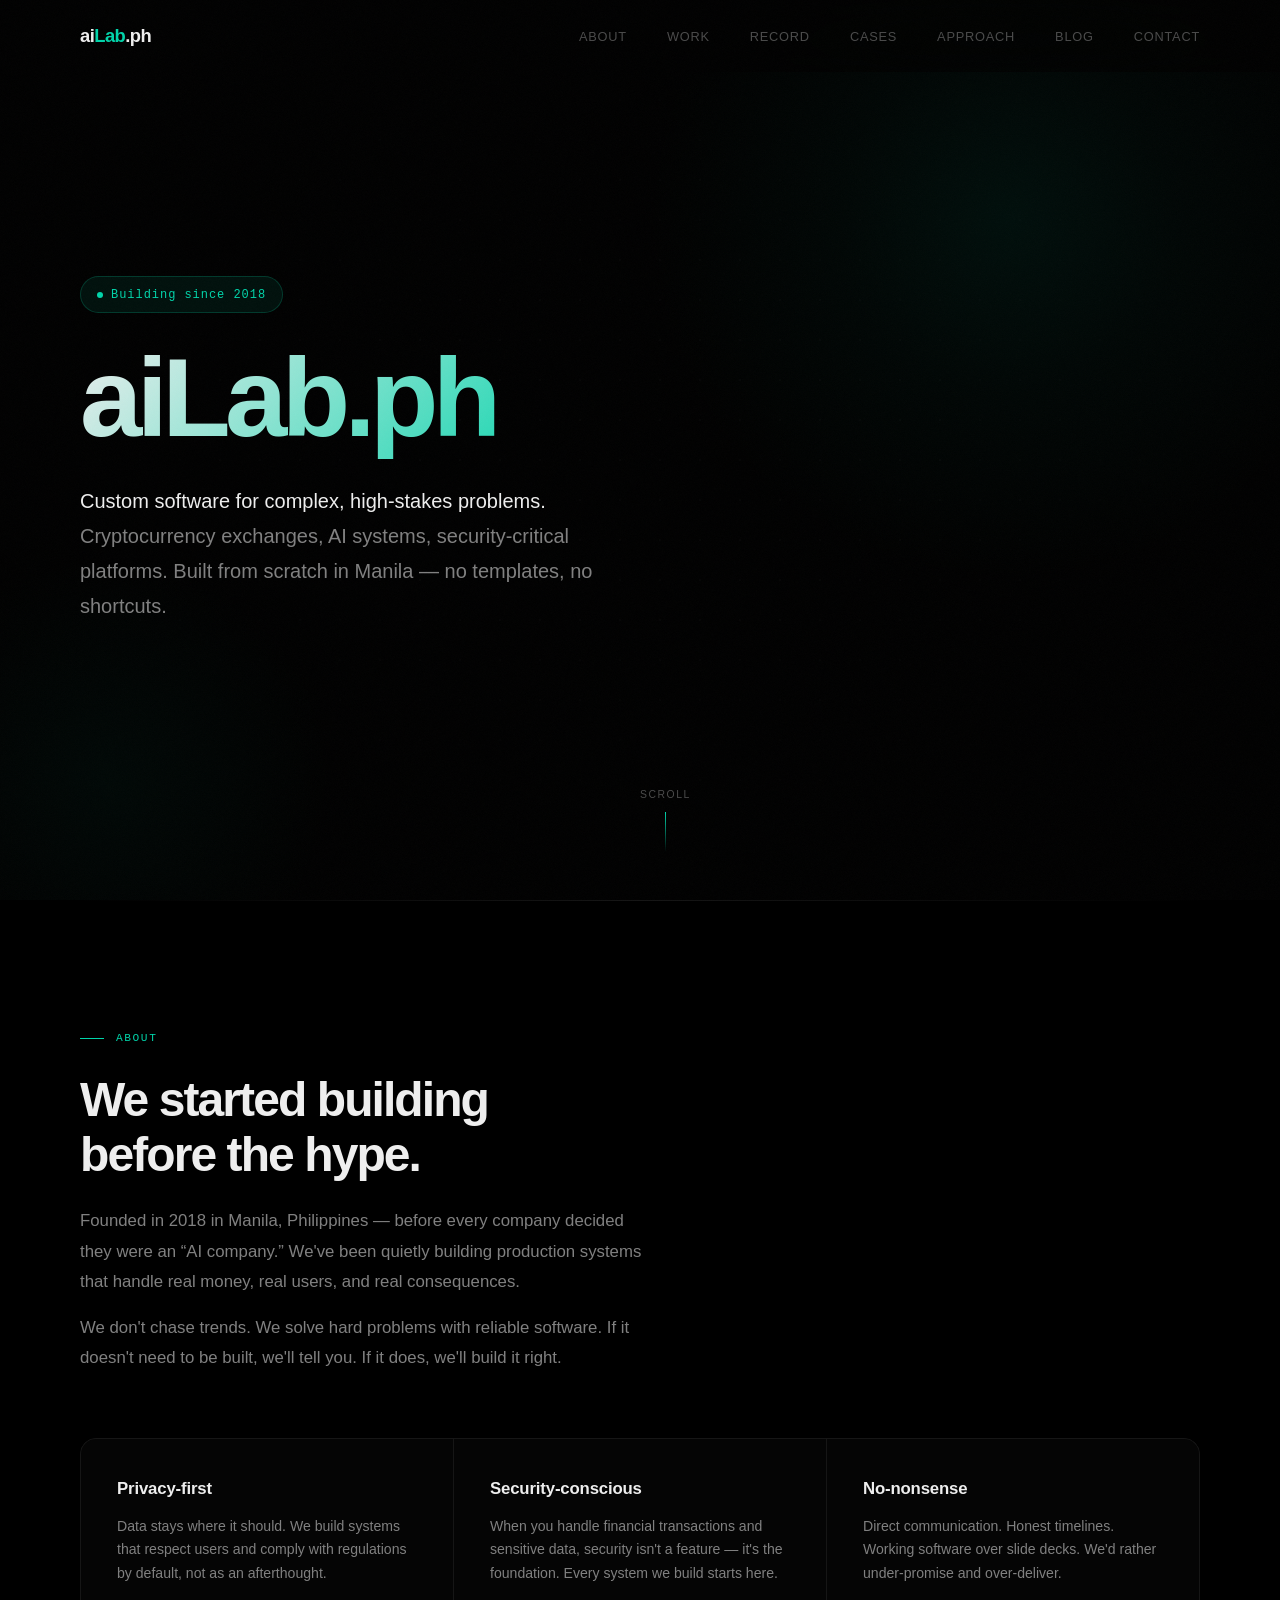
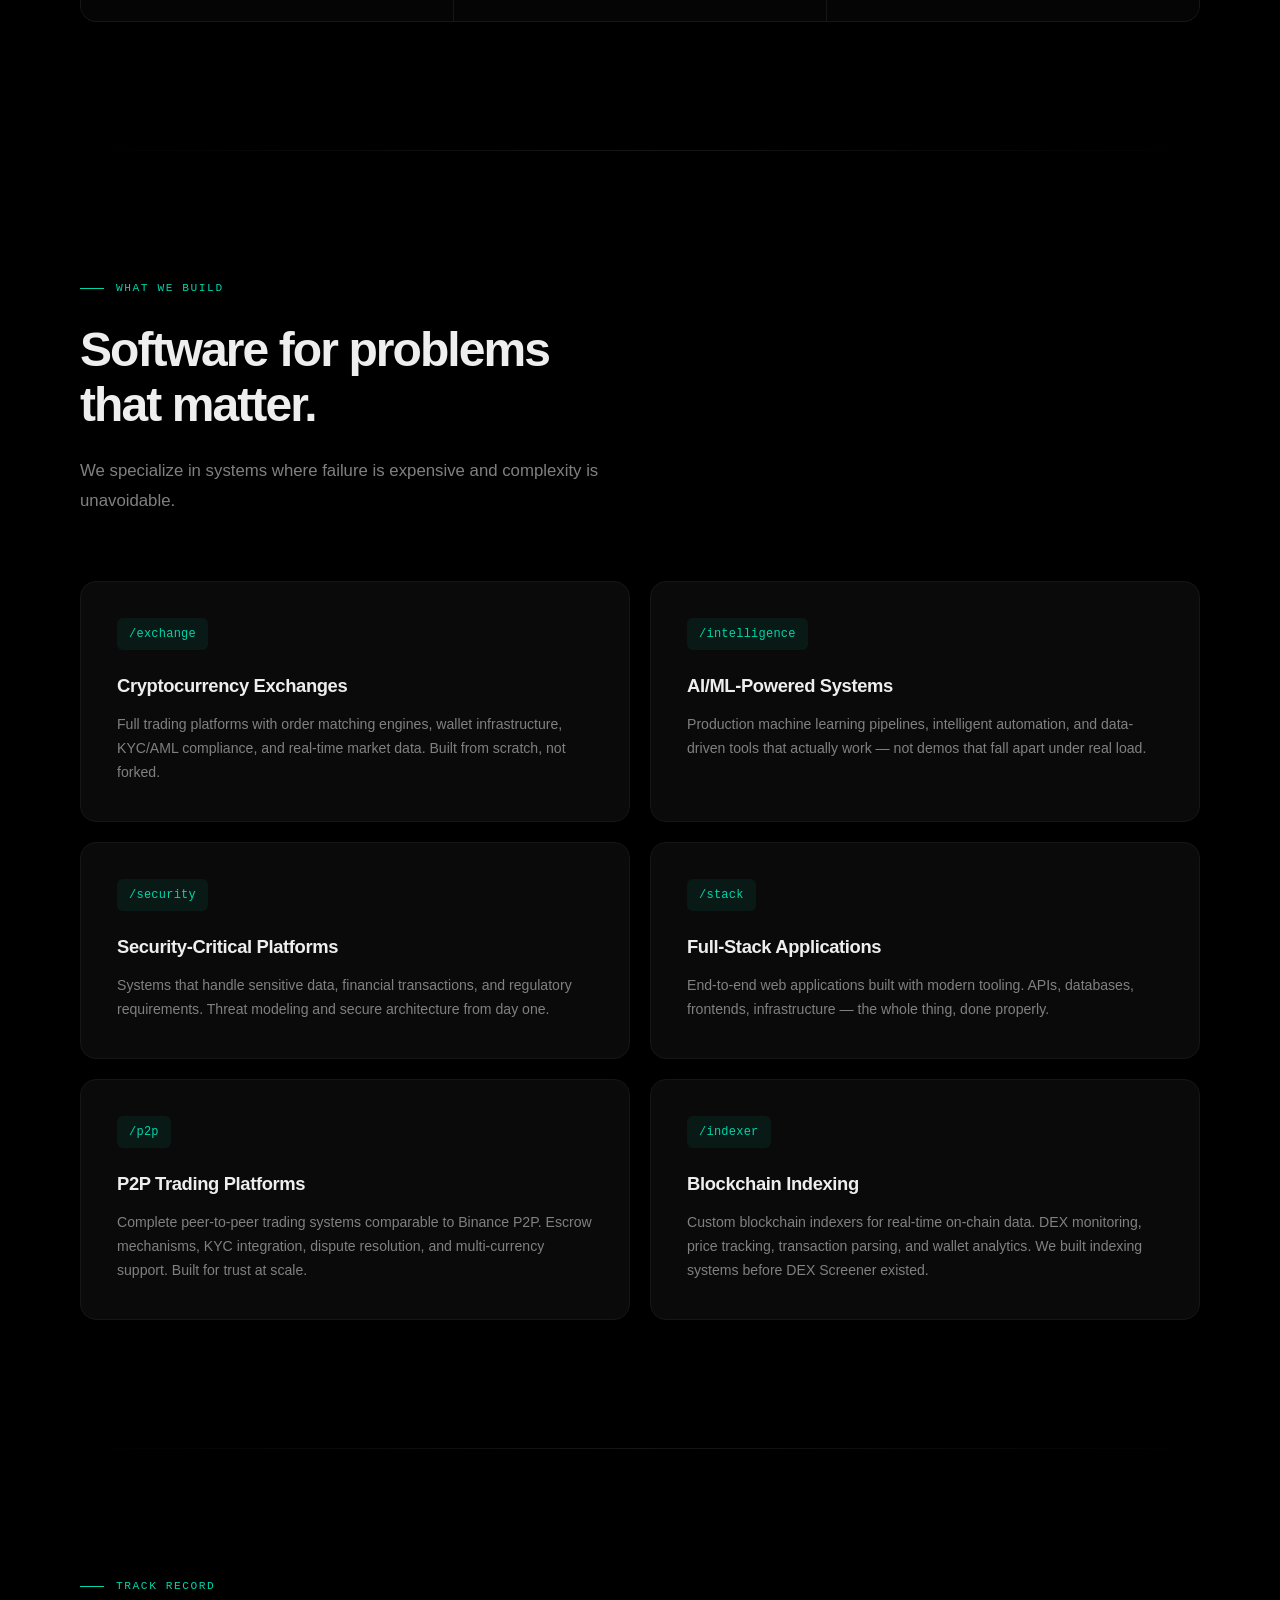
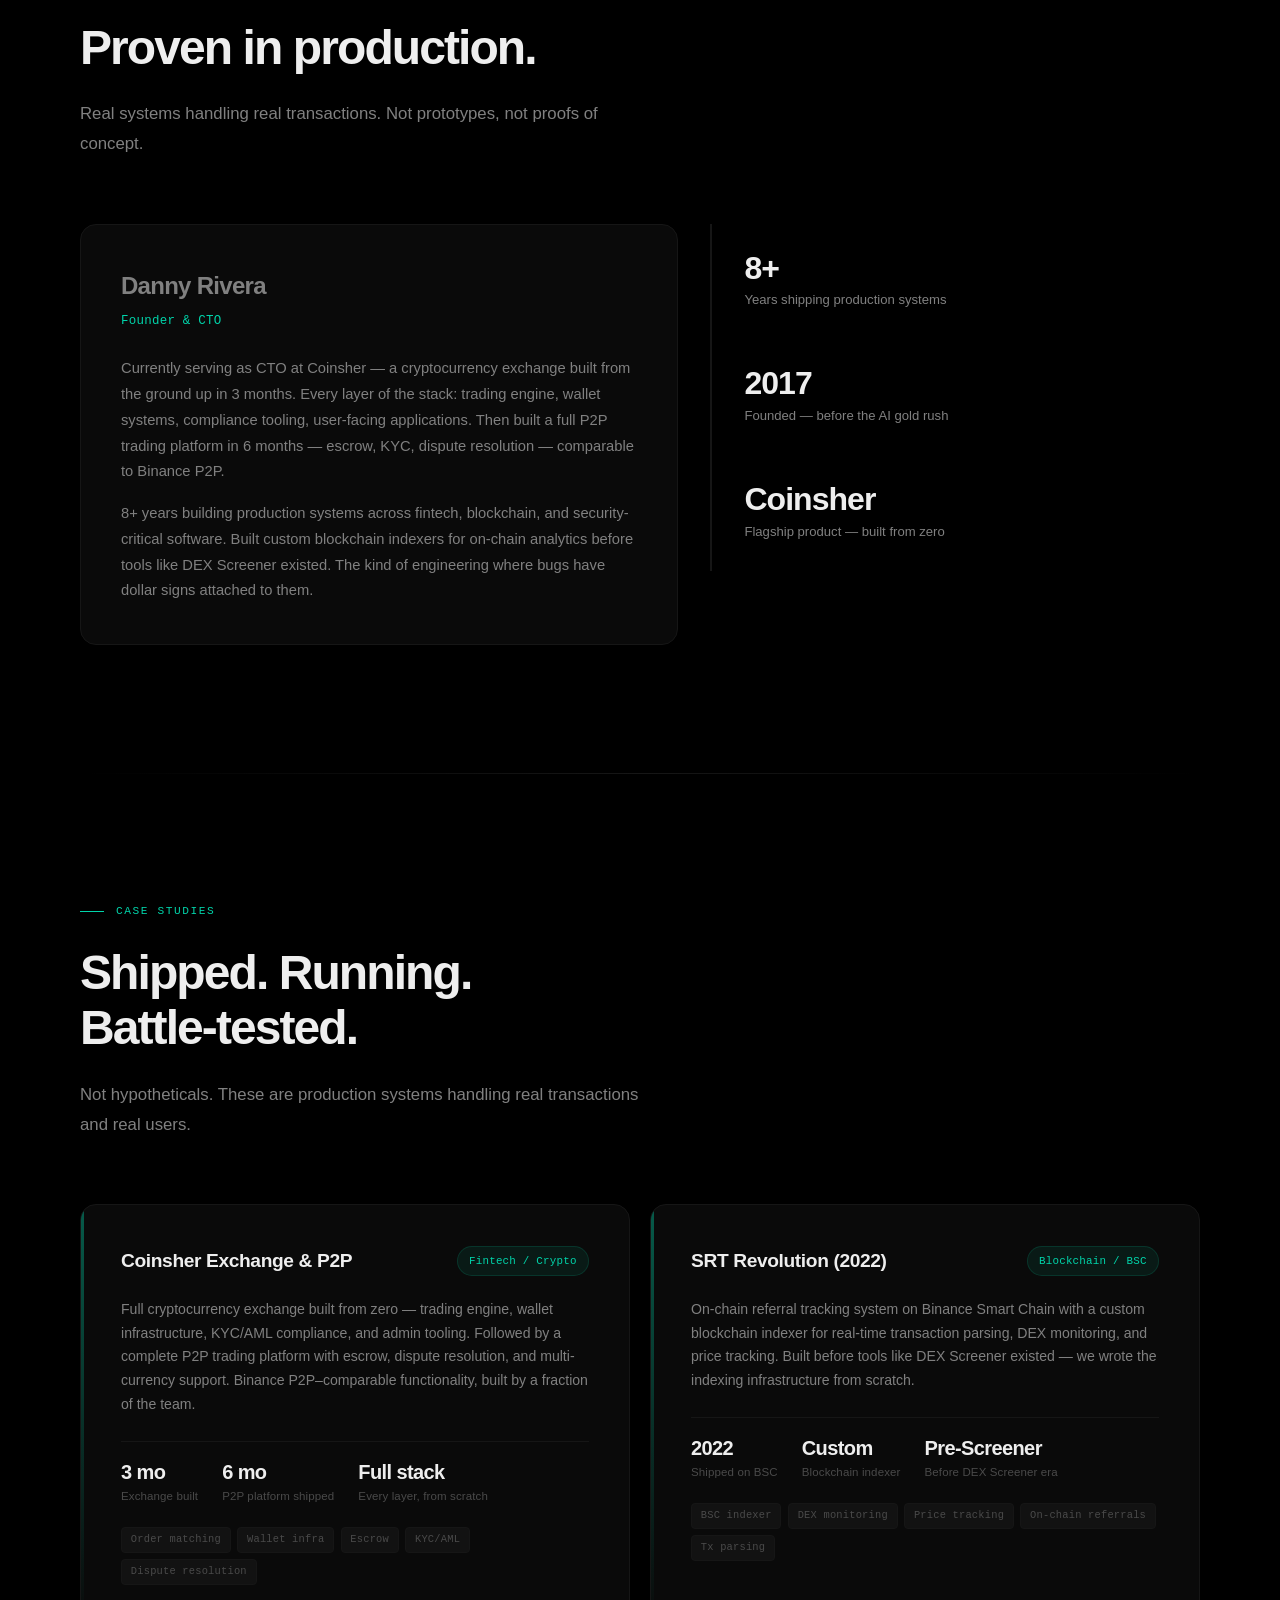
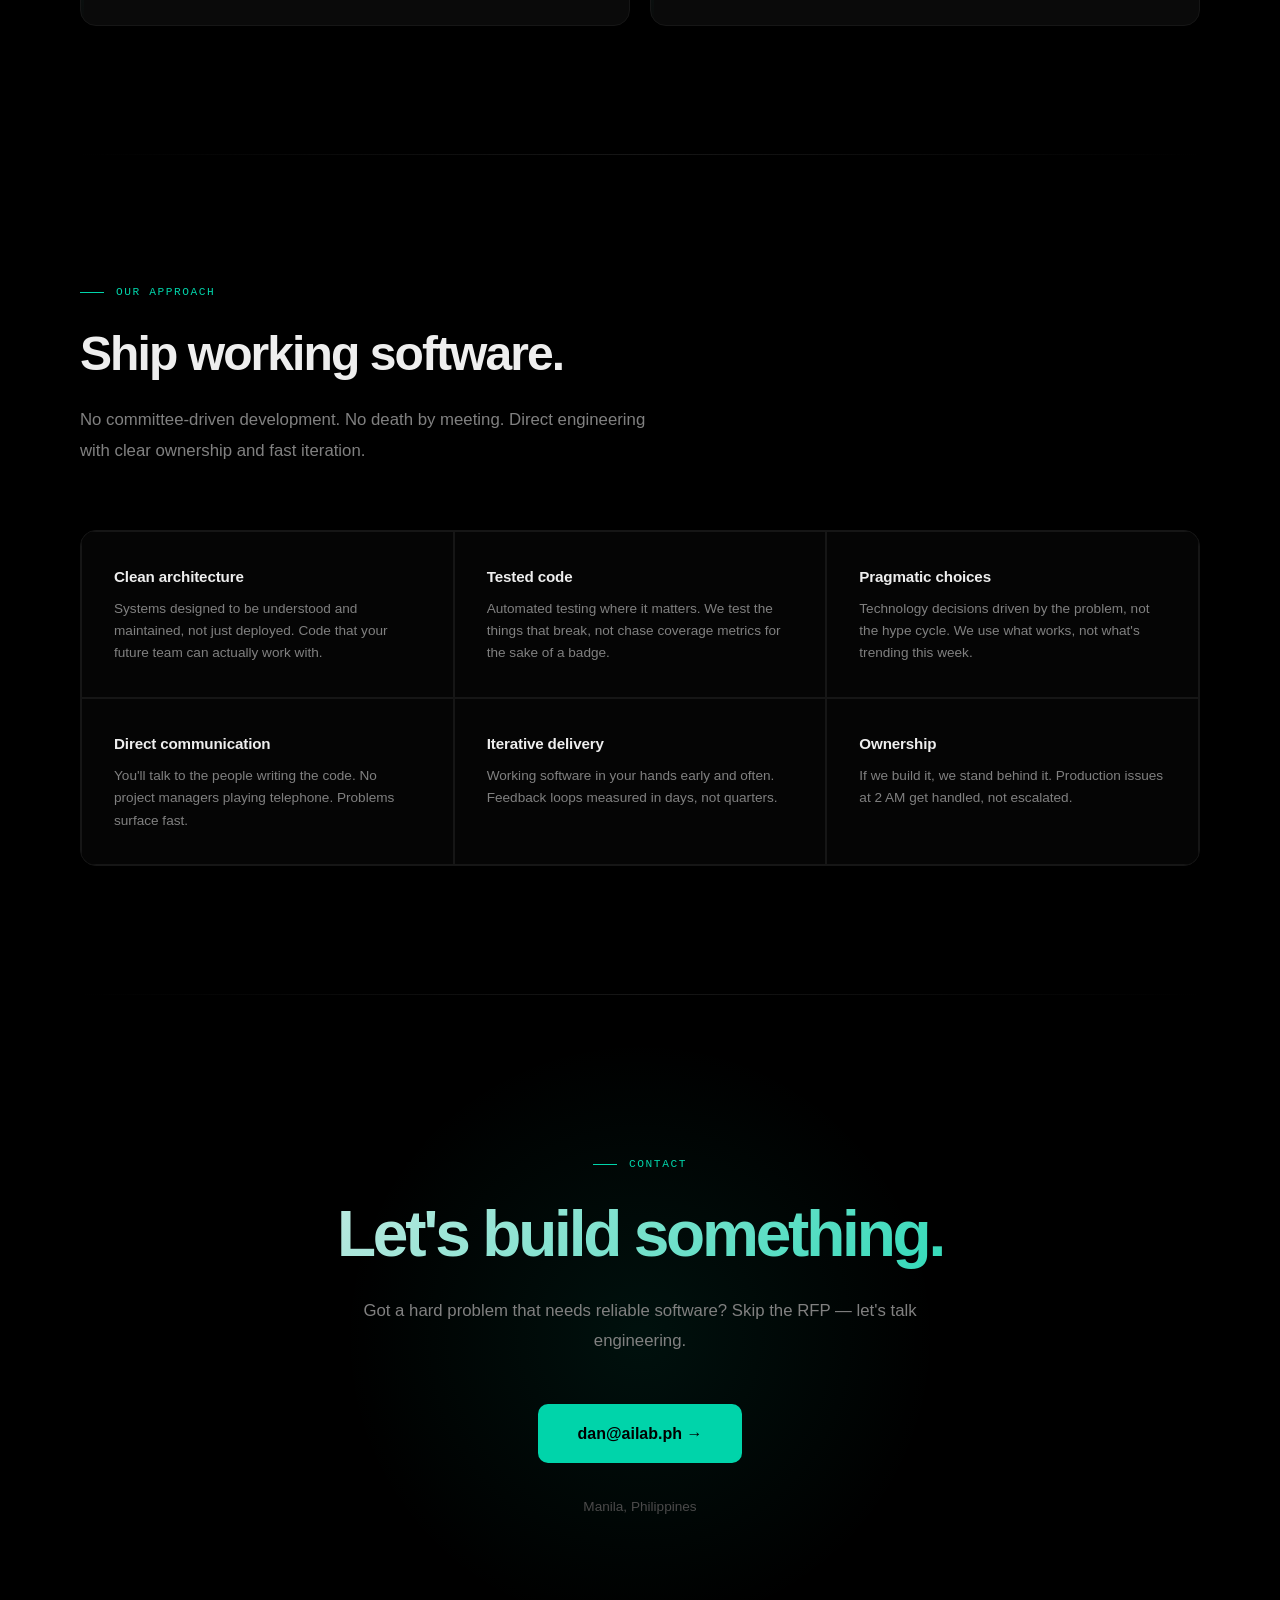
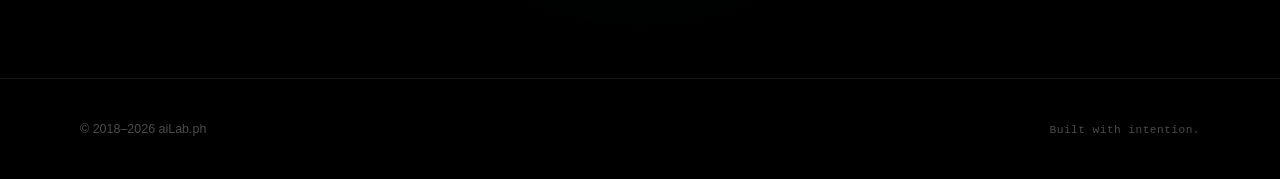
<file: index.html>
<!DOCTYPE html>
<html lang="en">
<head>
    <meta charset="UTF-8">
    <meta name="viewport" content="width=device-width, initial-scale=1.0">
    <title>aiLab.ph — Building serious software since 2018</title>
    <meta name="description" content="aiLab.ph builds custom software for complex, high-stakes problems. Founded 2018 in Manila, Philippines. Privacy-first, security-conscious, no-nonsense engineering.">
    <meta name="theme-color" content="#000000">
    <meta property="og:title" content="aiLab.ph — Building serious software since 2018">
    <meta property="og:description" content="Custom software for complex, high-stakes problems. Privacy-first, security-conscious, no-nonsense engineering.">
    <meta property="og:type" content="website">
    <meta property="og:url" content="https://ailab.ph">
    <link rel="canonical" href="https://ailab.ph">
    <link rel="icon" href="data:image/svg+xml,<svg xmlns='http://www.w3.org/2000/svg' viewBox='0 0 32 32'><rect width='32' height='32' rx='6' fill='%23000'/><text x='16' y='22' font-size='18' font-weight='700' fill='%2300d4aa' text-anchor='middle' font-family='sans-serif'>a</text></svg>">
    <link rel="preconnect" href="https://api.fontshare.com" crossorigin>
    <link href="https://api.fontshare.com/v2/css?f[]=satoshi@300,400,500,700,900&display=swap" rel="stylesheet">
    <style>
        /* ══════════════════════════════════════════
           aiLab.ph — Dark OLED Luxury
           Aesthetic: Cinematic, premium, technical
           Font: Satoshi (fontshare.com)
           ══════════════════════════════════════════ */

        *, *::before, *::after {
            margin: 0;
            padding: 0;
            box-sizing: border-box;
        }

        :root {
            --black: #000000;
            --bg: #050505;
            --bg-card: #0a0a0a;
            --bg-card-hover: #0f0f0f;
            --border: #161616;
            --border-hover: #222222;
            --text: #eeeeee;
            --text-secondary: #808080;
            --text-dim: #4a4a4a;
            --accent: #00d4aa;
            --accent-soft: rgba(0, 212, 170, 0.08);
            --accent-glow: rgba(0, 212, 170, 0.15);
            --accent-bright: #33f0c8;
            --font: 'Satoshi', -apple-system, BlinkMacSystemFont, 'Segoe UI', sans-serif;
            --font-mono: 'SF Mono', 'Fira Code', 'JetBrains Mono', Menlo, Consolas, monospace;
            --max-w: 1120px;
            --ease-out: cubic-bezier(0.16, 1, 0.3, 1);
            --ease-spring: cubic-bezier(0.34, 1.56, 0.64, 1);
        }

        html {
            scroll-behavior: smooth;
            -webkit-text-size-adjust: 100%;
        }

        body {
            font-family: var(--font);
            background: var(--black);
            color: var(--text);
            line-height: 1.7;
            font-size: 16px;
            font-weight: 400;
            overflow-x: hidden;
            -webkit-font-smoothing: antialiased;
            -moz-osx-font-smoothing: grayscale;
        }

        /* ── Film grain overlay ── */
        body::after {
            content: '';
            position: fixed;
            inset: 0;
            pointer-events: none;
            z-index: 9999;
            opacity: 0.025;
            background-image: url("data:image/svg+xml,%3Csvg viewBox='0 0 512 512' xmlns='http://www.w3.org/2000/svg'%3E%3Cfilter id='n'%3E%3CfeTurbulence type='fractalNoise' baseFrequency='0.75' numOctaves='4' stitchTiles='stitch'/%3E%3C/filter%3E%3Crect width='100%25' height='100%25' filter='url(%23n)'/%3E%3C/svg%3E");
            background-size: 256px 256px;
        }

        /* ── Focus & accessibility ── */
        :focus { outline: none; }
        :focus-visible {
            outline: 2px solid var(--accent);
            outline-offset: 3px;
            border-radius: 4px;
        }

        .skip-link {
            position: absolute;
            top: -100%;
            left: 16px;
            z-index: 200;
            padding: 0.75rem 1.5rem;
            background: var(--accent);
            color: var(--black);
            font-weight: 700;
            font-size: 0.875rem;
            border-radius: 0 0 8px 8px;
            text-decoration: none;
        }
        .skip-link:focus { top: 0; }

        /* ── Reveal system ── */
        .reveal {
            opacity: 0;
            transform: translateY(32px);
            transition: opacity 0.8s var(--ease-out), transform 0.8s var(--ease-out);
        }
        .reveal.visible {
            opacity: 1;
            transform: translateY(0);
        }
        .reveal-stagger {
            opacity: 0;
            transform: translateY(24px);
            transition: opacity 0.7s var(--ease-out), transform 0.7s var(--ease-out);
        }
        .reveal-stagger.visible {
            opacity: 1;
            transform: translateY(0);
        }

        /* ══════════════════════════
           NAVIGATION
           ══════════════════════════ */
        nav {
            position: fixed;
            top: 0;
            left: 0;
            right: 0;
            z-index: 100;
            padding: 0 2rem;
            height: 72px;
            display: flex;
            align-items: center;
            background: rgba(0, 0, 0, 0.6);
            backdrop-filter: blur(20px) saturate(1.8);
            -webkit-backdrop-filter: blur(20px) saturate(1.8);
            border-bottom: 1px solid transparent;
            transition: background 0.4s ease, border-color 0.4s ease;
        }

        nav.scrolled {
            background: rgba(0, 0, 0, 0.9);
            border-bottom-color: var(--border);
        }

        .nav-inner {
            max-width: var(--max-w);
            margin: 0 auto;
            width: 100%;
            display: flex;
            justify-content: space-between;
            align-items: center;
        }

        .logo {
            font-size: 1.15rem;
            font-weight: 700;
            letter-spacing: -0.03em;
            color: var(--text);
            text-decoration: none;
            padding: 0.5rem 0;
            min-height: 44px;
            display: flex;
            align-items: center;
        }
        .logo:hover { opacity: 0.8; }
        .logo span { color: var(--accent); }

        .nav-links {
            display: flex;
            gap: 2.5rem;
            list-style: none;
        }

        .nav-links a {
            color: var(--text-dim);
            text-decoration: none;
            font-size: 0.8rem;
            font-weight: 500;
            letter-spacing: 0.06em;
            text-transform: uppercase;
            transition: color 0.3s ease;
            position: relative;
        }

        .nav-links a::after {
            content: '';
            position: absolute;
            bottom: -4px;
            left: 0;
            width: 0;
            height: 1px;
            background: var(--accent);
            transition: width 0.3s var(--ease-out);
        }

        .nav-links a:hover { color: var(--text); }
        .nav-links a:hover::after { width: 100%; }
        .nav-links a.active { color: var(--accent); }
        .nav-links a.active::after { width: 100%; }

        /* ══════════════════════════
           HERO — Cinematic entrance
           ══════════════════════════ */
        .hero {
            min-height: 100vh;
            display: flex;
            align-items: center;
            position: relative;
            overflow: hidden;
            padding: 0 2rem;
        }

        /* Animated mesh gradient */
        .hero::before {
            content: '';
            position: absolute;
            top: -20%;
            right: -10%;
            width: 800px;
            height: 800px;
            background: radial-gradient(
                ellipse at center,
                rgba(0, 212, 170, 0.07) 0%,
                rgba(0, 212, 170, 0.03) 30%,
                transparent 70%
            );
            animation: meshFloat 12s ease-in-out infinite alternate;
            pointer-events: none;
        }

        .hero::after {
            content: '';
            position: absolute;
            bottom: -20%;
            left: -15%;
            width: 600px;
            height: 600px;
            background: radial-gradient(
                ellipse at center,
                rgba(0, 212, 170, 0.04) 0%,
                transparent 60%
            );
            animation: meshFloat 10s ease-in-out 2s infinite alternate-reverse;
            pointer-events: none;
        }

        @keyframes meshFloat {
            0% { transform: translate(0, 0) scale(1); opacity: 0.6; }
            100% { transform: translate(30px, -20px) scale(1.1); opacity: 1; }
        }

        /* Dot grid */
        .hero-grid {
            position: absolute;
            inset: 0;
            background-image: radial-gradient(circle, rgba(255,255,255,0.02) 1px, transparent 1px);
            background-size: 40px 40px;
            mask-image: radial-gradient(ellipse 70% 60% at 50% 50%, black 30%, transparent 100%);
            -webkit-mask-image: radial-gradient(ellipse 70% 60% at 50% 50%, black 30%, transparent 100%);
            pointer-events: none;
        }

        .hero-content {
            position: relative;
            z-index: 1;
            max-width: var(--max-w);
            margin: 0 auto;
            width: 100%;
            padding: 6rem 0;
        }

        /* Hero entrance */
        .hero .badge,
        .hero h1,
        .hero .tagline {
            opacity: 0;
            transform: translateY(24px);
        }

        .hero.loaded .badge {
            animation: fadeUp 0.9s var(--ease-out) 0.1s forwards;
        }
        .hero.loaded h1 {
            animation: fadeUp 0.9s var(--ease-out) 0.3s forwards;
        }
        .hero.loaded .tagline {
            animation: fadeUp 0.9s var(--ease-out) 0.6s forwards;
        }

        @keyframes fadeUp {
            to { opacity: 1; transform: translateY(0); }
        }

        .hero .badge {
            display: inline-flex;
            align-items: center;
            gap: 0.5rem;
            font-family: var(--font-mono);
            font-size: 0.75rem;
            letter-spacing: 0.08em;
            color: var(--accent);
            padding: 0.45rem 1rem;
            border: 1px solid rgba(0, 212, 170, 0.2);
            border-radius: 100px;
            background: var(--accent-soft);
            margin-bottom: 2rem;
        }

        .badge-dot {
            width: 6px;
            height: 6px;
            border-radius: 50%;
            background: var(--accent);
            animation: pulse 2s ease-in-out infinite;
        }

        @keyframes pulse {
            0%, 100% { opacity: 1; }
            50% { opacity: 0.3; }
        }

        .hero h1 {
            font-size: clamp(3.5rem, 9vw, 7rem);
            font-weight: 900;
            letter-spacing: -0.05em;
            line-height: 0.95;
            margin-bottom: 2rem;
            max-width: 800px;
        }

        .hero h1 .text-gradient {
            background: linear-gradient(135deg, var(--text) 0%, var(--accent) 40%, var(--accent-bright) 60%, var(--text) 100%);
            background-size: 300% 300%;
            -webkit-background-clip: text;
            -webkit-text-fill-color: transparent;
            background-clip: text;
            animation: shimmer 8s ease-in-out infinite;
        }

        @keyframes shimmer {
            0%, 100% { background-position: 0% 50%; }
            50% { background-position: 100% 50%; }
        }

        .hero .tagline {
            font-size: clamp(1.05rem, 2vw, 1.25rem);
            font-weight: 400;
            color: var(--text-secondary);
            max-width: 520px;
            line-height: 1.75;
        }

        .hero .tagline strong {
            color: var(--text);
            font-weight: 500;
        }

        /* ── Scroll indicator ── */
        .scroll-hint {
            position: absolute;
            bottom: 3rem;
            left: 50%;
            transform: translateX(-50%);
            display: flex;
            flex-direction: column;
            align-items: center;
            gap: 0.5rem;
            opacity: 0;
            animation: fadeUp 1s var(--ease-out) 1.2s forwards;
        }

        .scroll-hint span {
            font-size: 0.65rem;
            font-weight: 500;
            letter-spacing: 0.15em;
            text-transform: uppercase;
            color: var(--text-dim);
        }

        .scroll-line {
            width: 1px;
            height: 40px;
            background: linear-gradient(to bottom, var(--accent), transparent);
            animation: scrollPulse 2s ease-in-out infinite;
        }

        @keyframes scrollPulse {
            0%, 100% { opacity: 0.3; transform: scaleY(0.6); transform-origin: top; }
            50% { opacity: 1; transform: scaleY(1); }
        }

        /* ══════════════════════════
           SECTIONS — Common
           ══════════════════════════ */
        section {
            padding: 8rem 2rem;
            position: relative;
        }

        .container {
            max-width: var(--max-w);
            margin: 0 auto;
        }

        .section-label {
            font-family: var(--font-mono);
            font-size: 0.7rem;
            font-weight: 500;
            color: var(--accent);
            text-transform: uppercase;
            letter-spacing: 0.14em;
            margin-bottom: 1.5rem;
            display: flex;
            align-items: center;
            gap: 0.75rem;
        }

        .section-label::before {
            content: '';
            width: 24px;
            height: 1px;
            background: var(--accent);
        }

        .section-heading {
            font-size: clamp(2rem, 4.5vw, 3rem);
            font-weight: 700;
            letter-spacing: -0.04em;
            line-height: 1.15;
            margin-bottom: 1.5rem;
        }

        .section-text {
            color: var(--text-secondary);
            max-width: 580px;
            font-size: 1.05rem;
            line-height: 1.8;
        }

        .section-text + .section-text {
            margin-top: 1rem;
        }

        /* ── Divider ── */
        .divider {
            max-width: var(--max-w);
            margin: 0 auto;
            height: 1px;
            background: linear-gradient(90deg, transparent, var(--border) 50%, transparent);
        }

        /* ══════════════════════════
           ABOUT
           ══════════════════════════ */
        .about .highlights {
            display: grid;
            grid-template-columns: repeat(3, 1fr);
            gap: 1px;
            margin-top: 4rem;
            background: var(--border);
            border: 1px solid var(--border);
            border-radius: 16px;
            overflow: hidden;
        }

        .highlight-card {
            padding: 2.25rem;
            background: var(--bg);
            position: relative;
            overflow: hidden;
            transition: background 0.4s ease;
        }

        .highlight-card::before {
            content: '';
            position: absolute;
            inset: 0;
            background: radial-gradient(
                600px circle at var(--mouse-x, 50%) var(--mouse-y, 50%),
                var(--accent-soft),
                transparent 50%
            );
            opacity: 0;
            transition: opacity 0.4s ease;
            pointer-events: none;
        }

        .highlight-card:hover { background: var(--bg-card); }
        .highlight-card:hover::before { opacity: 1; }

        .highlight-card h3 {
            font-size: 1.05rem;
            font-weight: 700;
            margin-bottom: 0.75rem;
            color: var(--text);
            letter-spacing: -0.01em;
        }

        .highlight-card p {
            font-size: 0.88rem;
            color: var(--text-secondary);
            line-height: 1.65;
        }

        /* ══════════════════════════
           WHAT WE BUILD
           ══════════════════════════ */
        .builds-grid {
            display: grid;
            grid-template-columns: repeat(2, 1fr);
            gap: 1.25rem;
            margin-top: 4rem;
        }

        .build-item {
            padding: 2.25rem;
            background: var(--bg-card);
            border: 1px solid var(--border);
            border-radius: 16px;
            position: relative;
            overflow: hidden;
            transition: border-color 0.4s ease, transform 0.4s var(--ease-out), box-shadow 0.4s ease;
        }

        .build-item::before {
            content: '';
            position: absolute;
            inset: 0;
            background: radial-gradient(
                500px circle at var(--mouse-x, 50%) var(--mouse-y, 50%),
                var(--accent-soft),
                transparent 45%
            );
            opacity: 0;
            transition: opacity 0.4s ease;
            pointer-events: none;
        }

        .build-item:hover {
            border-color: var(--border-hover);
            transform: translateY(-4px);
            box-shadow: 0 16px 48px rgba(0, 0, 0, 0.5), 0 0 0 1px var(--border-hover);
        }

        .build-item:hover::before { opacity: 1; }

        .build-icon {
            font-family: var(--font-mono);
            font-size: 0.75rem;
            font-weight: 500;
            color: var(--accent);
            padding: 0.35rem 0.75rem;
            background: var(--accent-soft);
            border-radius: 6px;
            display: inline-block;
            margin-bottom: 1.25rem;
            letter-spacing: 0.02em;
        }

        .build-item h3 {
            font-size: 1.15rem;
            font-weight: 700;
            margin-bottom: 0.75rem;
            letter-spacing: -0.02em;
        }

        .build-item p {
            font-size: 0.88rem;
            color: var(--text-secondary);
            line-height: 1.7;
        }

        /* ══════════════════════════
           TRACK RECORD
           ══════════════════════════ */
        .record-content {
            display: grid;
            grid-template-columns: 1.1fr 0.9fr;
            gap: 2rem;
            margin-top: 4rem;
            align-items: start;
        }

        .profile {
            padding: 2.5rem;
            background: var(--bg-card);
            border: 1px solid var(--border);
            border-radius: 16px;
            transition: border-color 0.3s ease;
        }

        .profile:hover { border-color: var(--border-hover); }

        .profile .name {
            font-size: 1.5rem;
            font-weight: 700;
            letter-spacing: -0.03em;
            margin-bottom: 0.25rem;
        }

        .profile .role {
            font-family: var(--font-mono);
            font-size: 0.78rem;
            font-weight: 500;
            color: var(--accent);
            letter-spacing: 0.02em;
            margin-bottom: 1.5rem;
        }

        .profile p {
            font-size: 0.92rem;
            color: var(--text-secondary);
            line-height: 1.75;
        }

        .stats {
            display: flex;
            flex-direction: column;
            gap: 0;
        }

        .stat-item {
            padding: 1.75rem 2rem;
            border-left: 2px solid var(--border);
            transition: border-color 0.3s ease, transform 0.3s var(--ease-out);
        }

        .stat-item:hover {
            border-left-color: var(--accent);
            transform: translateX(6px);
        }

        .stat-value {
            font-size: 2rem;
            font-weight: 900;
            color: var(--text);
            letter-spacing: -0.03em;
            line-height: 1;
            font-variant-numeric: tabular-nums;
        }

        .stat-label {
            font-size: 0.82rem;
            color: var(--text-secondary);
            margin-top: 0.35rem;
        }

        /* ══════════════════════════
           CASE STUDIES
           ══════════════════════════ */
        .case-studies-grid {
            display: grid;
            grid-template-columns: repeat(2, 1fr);
            gap: 1.25rem;
            margin-top: 4rem;
        }

        .case-card {
            padding: 2.5rem;
            background: var(--bg-card);
            border: 1px solid var(--border);
            border-radius: 16px;
            position: relative;
            overflow: hidden;
            transition: border-color 0.4s ease, transform 0.4s var(--ease-out), box-shadow 0.4s ease;
        }

        .case-card::before {
            content: '';
            position: absolute;
            top: 0;
            left: 0;
            width: 3px;
            height: 100%;
            background: linear-gradient(180deg, var(--accent), transparent);
            opacity: 0.4;
            transition: opacity 0.4s ease;
        }

        .case-card:hover {
            border-color: var(--border-hover);
            transform: translateY(-4px);
            box-shadow: 0 16px 48px rgba(0, 0, 0, 0.5), 0 0 0 1px var(--border-hover);
        }

        .case-card:hover::before {
            opacity: 1;
        }

        .case-card-header {
            display: flex;
            align-items: center;
            justify-content: space-between;
            gap: 1rem;
            margin-bottom: 1.25rem;
        }

        .case-card h3 {
            font-size: 1.2rem;
            font-weight: 700;
            letter-spacing: -0.02em;
        }

        .case-badge {
            font-family: var(--font-mono);
            font-size: 0.68rem;
            font-weight: 500;
            color: var(--accent);
            padding: 0.3rem 0.7rem;
            background: var(--accent-soft);
            border: 1px solid rgba(0, 212, 170, 0.15);
            border-radius: 100px;
            white-space: nowrap;
            letter-spacing: 0.02em;
        }

        .case-card p {
            font-size: 0.88rem;
            color: var(--text-secondary);
            line-height: 1.7;
        }

        .case-metrics {
            display: flex;
            gap: 1.5rem;
            margin-top: 1.5rem;
            padding-top: 1.25rem;
            border-top: 1px solid var(--border);
        }

        .case-metric {
            display: flex;
            flex-direction: column;
        }

        .case-metric-value {
            font-size: 1.25rem;
            font-weight: 900;
            color: var(--text);
            letter-spacing: -0.03em;
            line-height: 1;
            font-variant-numeric: tabular-nums;
        }

        .case-metric-label {
            font-size: 0.72rem;
            color: var(--text-dim);
            margin-top: 0.3rem;
            letter-spacing: 0.01em;
        }

        .case-tech {
            display: flex;
            flex-wrap: wrap;
            gap: 0.4rem;
            margin-top: 1.25rem;
        }

        .case-tech span {
            font-family: var(--font-mono);
            font-size: 0.65rem;
            font-weight: 500;
            color: var(--text-dim);
            padding: 0.2rem 0.55rem;
            background: rgba(255, 255, 255, 0.03);
            border: 1px solid var(--border);
            border-radius: 4px;
            letter-spacing: 0.02em;
        }

        @media (max-width: 900px) {
            .case-studies-grid {
                grid-template-columns: 1fr;
            }
        }

        @media (max-width: 480px) {
            .case-card { padding: 1.75rem; }
            .case-card-header { flex-direction: column; align-items: flex-start; gap: 0.5rem; }
            .case-metrics { flex-wrap: wrap; }
        }

        /* ══════════════════════════
           APPROACH
           ══════════════════════════ */
        .approach-list {
            margin-top: 4rem;
            display: grid;
            grid-template-columns: repeat(3, 1fr);
            gap: 0;
            border: 1px solid var(--border);
            border-radius: 16px;
            overflow: hidden;
            background: var(--border);
        }

        .approach-item {
            padding: 2rem;
            background: var(--bg);
            border: 0.5px solid var(--border);
            transition: background 0.3s ease;
        }

        .approach-item:hover {
            background: var(--bg-card);
        }

        .approach-item h3 {
            font-size: 0.95rem;
            font-weight: 700;
            margin-bottom: 0.5rem;
            letter-spacing: -0.01em;
            transition: color 0.3s ease;
        }

        .approach-item:hover h3 {
            color: var(--accent);
        }

        .approach-item p {
            font-size: 0.85rem;
            color: var(--text-secondary);
            line-height: 1.65;
        }

        /* ══════════════════════════
           CONTACT — Cinematic CTA
           ══════════════════════════ */
        .contact {
            text-align: center;
            padding: 10rem 2rem;
            position: relative;
            overflow: hidden;
        }

        .contact::before {
            content: '';
            position: absolute;
            top: 50%;
            left: 50%;
            transform: translate(-50%, -50%);
            width: 600px;
            height: 600px;
            background: radial-gradient(circle, var(--accent-soft) 0%, transparent 70%);
            pointer-events: none;
        }

        .contact .container {
            position: relative;
            z-index: 1;
        }

        .contact .section-label {
            justify-content: center;
        }

        .contact .section-heading {
            font-size: clamp(2.5rem, 6vw, 4rem);
            letter-spacing: -0.05em;
            background: linear-gradient(135deg, var(--text), var(--accent));
            -webkit-background-clip: text;
            -webkit-text-fill-color: transparent;
            background-clip: text;
        }

        .contact .section-text {
            margin: 0 auto 3rem;
            text-align: center;
        }

        .contact-email {
            display: inline-flex;
            align-items: center;
            gap: 0.5rem;
            font-size: 1rem;
            font-weight: 600;
            color: var(--black);
            background: var(--accent);
            text-decoration: none;
            padding: 1rem 2.5rem;
            border-radius: 10px;
            transition: transform 0.3s var(--ease-out), box-shadow 0.3s ease, background 0.3s ease;
        }

        .contact-email:hover {
            transform: translateY(-2px);
            background: var(--accent-bright);
            box-shadow: 0 0 40px rgba(0, 212, 170, 0.3), 0 8px 32px rgba(0, 0, 0, 0.4);
        }

        .contact .location {
            margin-top: 2rem;
            font-size: 0.85rem;
            color: var(--text-dim);
            font-weight: 500;
        }

        /* ══════════════════════════
           FOOTER
           ══════════════════════════ */
        footer {
            padding: 2.5rem 2rem;
            border-top: 1px solid var(--border);
        }

        .footer-inner {
            max-width: var(--max-w);
            margin: 0 auto;
            display: flex;
            justify-content: space-between;
            align-items: center;
        }

        .copyright {
            font-size: 0.78rem;
            color: var(--text-dim);
            font-weight: 500;
        }

        .built-with {
            font-size: 0.7rem;
            color: var(--text-dim);
            font-family: var(--font-mono);
            letter-spacing: 0.04em;
        }

        /* ══════════════════════════
           RESPONSIVE — Tablet
           ══════════════════════════ */
        @media (max-width: 900px) {
            section { padding: 6rem 1.5rem; }

            .about .highlights {
                grid-template-columns: 1fr;
            }

            .builds-grid {
                grid-template-columns: 1fr;
            }

            .record-content {
                grid-template-columns: 1fr;
                gap: 2rem;
            }

            .approach-list {
                grid-template-columns: repeat(2, 1fr);
            }

            .contact { padding: 7rem 1.5rem; }
        }

        @media (max-width: 680px) {
            nav .nav-links { display: none; }
        }

        /* ══════════════════════════
           RESPONSIVE — Mobile
           ══════════════════════════ */
        @media (max-width: 480px) {
            section { padding: 4.5rem 1.25rem; }
            nav { padding: 0 1.25rem; }

            .hero {
                min-height: auto;
                padding-top: 8rem;
                padding-bottom: 4rem;
            }

            .hero h1 {
                font-size: clamp(2.5rem, 12vw, 3.5rem);
            }

            .approach-list {
                grid-template-columns: 1fr;
            }

            .footer-inner {
                flex-direction: column;
                gap: 0.75rem;
                text-align: center;
            }

            .contact { padding: 5rem 1.25rem; }
        }

        /* ══════════════════════════
           prefers-reduced-motion
           ══════════════════════════ */
        @media (prefers-reduced-motion: reduce) {
            *, *::before, *::after {
                animation-duration: 0.01ms !important;
                animation-iteration-count: 1 !important;
                transition-duration: 0.01ms !important;
            }
            html { scroll-behavior: auto; }
            .reveal, .reveal-stagger { opacity: 1; transform: none; }
            .hero .badge, .hero h1, .hero .tagline { opacity: 1; transform: none; }
        }
    </style>
    <noscript>
        <style>
            .reveal, .reveal-stagger { opacity: 1 !important; transform: none !important; }
            .hero .badge, .hero h1, .hero .tagline { opacity: 1 !important; transform: none !important; }
        </style>
    </noscript>
</head>
<body>

    <a href="#main-content" class="skip-link">Skip to content</a>

    <!-- Navigation -->
    <nav>
        <div class="nav-inner">
            <a href="#" class="logo">ai<span>Lab</span>.ph</a>
            <ul class="nav-links">
                <li><a href="#about">About</a></li>
                <li><a href="#work">Work</a></li>
                <li><a href="#track-record">Record</a></li>
                <li><a href="#case-studies">Cases</a></li>
                <li><a href="#approach">Approach</a></li>
                <li><a href="/blog/">Blog</a></li>
                <li><a href="#contact">Contact</a></li>
            </ul>
        </div>
    </nav>

    <main id="main-content">

    <!-- Hero -->
    <section class="hero" id="hero">
        <div class="hero-grid"></div>
        <div class="hero-content">
            <div class="badge"><span class="badge-dot"></span> Building since 2018</div>
            <h1><span class="text-gradient">aiLab.ph</span></h1>
            <p class="tagline">
                <strong>Custom software for complex, high-stakes problems.</strong>
                Cryptocurrency exchanges, AI systems, security-critical platforms. Built from scratch in Manila — no templates, no shortcuts.
            </p>
        </div>
        <div class="scroll-hint">
            <span>Scroll</span>
            <div class="scroll-line"></div>
        </div>
    </section>

    <div class="divider"></div>

    <!-- About -->
    <section class="about" id="about">
        <div class="container">
            <div class="reveal">
                <p class="section-label">About</p>
                <h2 class="section-heading">We started building<br>before the hype.</h2>
                <p class="section-text">
                    Founded in 2018 in Manila, Philippines &mdash; before every company decided they were an &ldquo;AI company.&rdquo; We've been quietly building production systems that handle real money, real users, and real consequences.
                </p>
                <p class="section-text">
                    We don't chase trends. We solve hard problems with reliable software. If it doesn't need to be built, we'll tell you. If it does, we'll build it right.
                </p>
            </div>

            <div class="highlights">
                <div class="highlight-card reveal-stagger">
                    <h3>Privacy-first</h3>
                    <p>Data stays where it should. We build systems that respect users and comply with regulations by default, not as an afterthought.</p>
                </div>
                <div class="highlight-card reveal-stagger">
                    <h3>Security-conscious</h3>
                    <p>When you handle financial transactions and sensitive data, security isn't a feature &mdash; it's the foundation. Every system we build starts here.</p>
                </div>
                <div class="highlight-card reveal-stagger">
                    <h3>No-nonsense</h3>
                    <p>Direct communication. Honest timelines. Working software over slide decks. We'd rather under-promise and over-deliver.</p>
                </div>
            </div>
        </div>
    </section>

    <div class="divider"></div>

    <!-- What We Build -->
    <section id="work">
        <div class="container">
            <div class="reveal">
                <p class="section-label">What We Build</p>
                <h2 class="section-heading">Software for problems<br>that matter.</h2>
                <p class="section-text">
                    We specialize in systems where failure is expensive and complexity is unavoidable.
                </p>
            </div>

            <div class="builds-grid">
                <div class="build-item reveal-stagger">
                    <span class="build-icon">/exchange</span>
                    <h3>Cryptocurrency Exchanges</h3>
                    <p>Full trading platforms with order matching engines, wallet infrastructure, KYC/AML compliance, and real-time market data. Built from scratch, not forked.</p>
                </div>
                <div class="build-item reveal-stagger">
                    <span class="build-icon">/intelligence</span>
                    <h3>AI/ML-Powered Systems</h3>
                    <p>Production machine learning pipelines, intelligent automation, and data-driven tools that actually work &mdash; not demos that fall apart under real load.</p>
                </div>
                <div class="build-item reveal-stagger">
                    <span class="build-icon">/security</span>
                    <h3>Security-Critical Platforms</h3>
                    <p>Systems that handle sensitive data, financial transactions, and regulatory requirements. Threat modeling and secure architecture from day one.</p>
                </div>
                <div class="build-item reveal-stagger">
                    <span class="build-icon">/stack</span>
                    <h3>Full-Stack Applications</h3>
                    <p>End-to-end web applications built with modern tooling. APIs, databases, frontends, infrastructure &mdash; the whole thing, done properly.</p>
                </div>
                <div class="build-item reveal-stagger">
                    <span class="build-icon">/p2p</span>
                    <h3>P2P Trading Platforms</h3>
                    <p>Complete peer-to-peer trading systems comparable to Binance P2P. Escrow mechanisms, KYC integration, dispute resolution, and multi-currency support. Built for trust at scale.</p>
                </div>
                <div class="build-item reveal-stagger">
                    <span class="build-icon">/indexer</span>
                    <h3>Blockchain Indexing</h3>
                    <p>Custom blockchain indexers for real-time on-chain data. DEX monitoring, price tracking, transaction parsing, and wallet analytics. We built indexing systems before DEX Screener existed.</p>
                </div>
            </div>
        </div>
    </section>

    <div class="divider"></div>

    <!-- Track Record -->
    <section class="track-record" id="track-record">
        <div class="container">
            <div class="reveal">
                <p class="section-label">Track Record</p>
                <h2 class="section-heading">Proven in production.</h2>
                <p class="section-text">
                    Real systems handling real transactions. Not prototypes, not proofs of concept.
                </p>
            </div>

            <div class="record-content">
                <div class="profile reveal-stagger">
                    <p class="name">Danny Rivera</p>
                    <p class="role">Founder &amp; CTO</p>
                    <p>
                        Currently serving as CTO at Coinsher &mdash; a cryptocurrency exchange built from the ground up in 3 months. Every layer of the stack: trading engine, wallet systems, compliance tooling, user-facing applications. Then built a full P2P trading platform in 6 months &mdash; escrow, KYC, dispute resolution &mdash; comparable to Binance P2P.
                    </p>
                    <p style="margin-top: 1rem;">
                        8+ years building production systems across fintech, blockchain, and security-critical software. Built custom blockchain indexers for on-chain analytics before tools like DEX Screener existed. The kind of engineering where bugs have dollar signs attached to them.
                    </p>
                </div>

                <div class="stats">
                    <div class="stat-item reveal-stagger">
                        <div class="stat-value" data-count="8" data-suffix="+">8+</div>
                        <div class="stat-label">Years shipping production systems</div>
                    </div>
                    <div class="stat-item reveal-stagger">
                        <div class="stat-value" data-count="2018">2018</div>
                        <div class="stat-label">Founded &mdash; before the AI gold rush</div>
                    </div>
                    <div class="stat-item reveal-stagger">
                        <div class="stat-value">Coinsher</div>
                        <div class="stat-label">Flagship product &mdash; built from zero</div>
                    </div>
                </div>
            </div>
        </div>
    </section>

    <div class="divider"></div>

    <!-- Case Studies -->
    <section id="case-studies">
        <div class="container">
            <div class="reveal">
                <p class="section-label">Case Studies</p>
                <h2 class="section-heading">Shipped. Running.<br>Battle-tested.</h2>
                <p class="section-text">
                    Not hypotheticals. These are production systems handling real transactions and real users.
                </p>
            </div>

            <div class="case-studies-grid">
                <div class="case-card reveal-stagger">
                    <div class="case-card-header">
                        <h3>Coinsher Exchange &amp; P2P</h3>
                        <span class="case-badge">Fintech / Crypto</span>
                    </div>
                    <p>
                        Full cryptocurrency exchange built from zero &mdash; trading engine, wallet infrastructure, KYC/AML compliance, and admin tooling. Followed by a complete P2P trading platform with escrow, dispute resolution, and multi-currency support. Binance P2P&ndash;comparable functionality, built by a fraction of the team.
                    </p>
                    <div class="case-metrics">
                        <div class="case-metric">
                            <span class="case-metric-value">3 mo</span>
                            <span class="case-metric-label">Exchange built</span>
                        </div>
                        <div class="case-metric">
                            <span class="case-metric-value">6 mo</span>
                            <span class="case-metric-label">P2P platform shipped</span>
                        </div>
                        <div class="case-metric">
                            <span class="case-metric-value">Full stack</span>
                            <span class="case-metric-label">Every layer, from scratch</span>
                        </div>
                    </div>
                    <div class="case-tech">
                        <span>Order matching</span>
                        <span>Wallet infra</span>
                        <span>Escrow</span>
                        <span>KYC/AML</span>
                        <span>Dispute resolution</span>
                    </div>
                </div>

                <div class="case-card reveal-stagger">
                    <div class="case-card-header">
                        <h3>SRT Revolution (2022)</h3>
                        <span class="case-badge">Blockchain / BSC</span>
                    </div>
                    <p>
                        On-chain referral tracking system on Binance Smart Chain with a custom blockchain indexer for real-time transaction parsing, DEX monitoring, and price tracking. Built before tools like DEX Screener existed &mdash; we wrote the indexing infrastructure from scratch.
                    </p>
                    <div class="case-metrics">
                        <div class="case-metric">
                            <span class="case-metric-value">2022</span>
                            <span class="case-metric-label">Shipped on BSC</span>
                        </div>
                        <div class="case-metric">
                            <span class="case-metric-value">Custom</span>
                            <span class="case-metric-label">Blockchain indexer</span>
                        </div>
                        <div class="case-metric">
                            <span class="case-metric-value">Pre-Screener</span>
                            <span class="case-metric-label">Before DEX Screener era</span>
                        </div>
                    </div>
                    <div class="case-tech">
                        <span>BSC indexer</span>
                        <span>DEX monitoring</span>
                        <span>Price tracking</span>
                        <span>On-chain referrals</span>
                        <span>Tx parsing</span>
                    </div>
                </div>
            </div>
        </div>
    </section>

    <div class="divider"></div>

    <!-- Approach -->
    <section id="approach">
        <div class="container">
            <div class="reveal">
                <p class="section-label">Our Approach</p>
                <h2 class="section-heading">Ship working software.</h2>
                <p class="section-text">
                    No committee-driven development. No death by meeting. Direct engineering with clear ownership and fast iteration.
                </p>
            </div>

            <div class="approach-list">
                <div class="approach-item reveal-stagger">
                    <h3>Clean architecture</h3>
                    <p>Systems designed to be understood and maintained, not just deployed. Code that your future team can actually work with.</p>
                </div>
                <div class="approach-item reveal-stagger">
                    <h3>Tested code</h3>
                    <p>Automated testing where it matters. We test the things that break, not chase coverage metrics for the sake of a badge.</p>
                </div>
                <div class="approach-item reveal-stagger">
                    <h3>Pragmatic choices</h3>
                    <p>Technology decisions driven by the problem, not the hype cycle. We use what works, not what's trending this week.</p>
                </div>
                <div class="approach-item reveal-stagger">
                    <h3>Direct communication</h3>
                    <p>You'll talk to the people writing the code. No project managers playing telephone. Problems surface fast.</p>
                </div>
                <div class="approach-item reveal-stagger">
                    <h3>Iterative delivery</h3>
                    <p>Working software in your hands early and often. Feedback loops measured in days, not quarters.</p>
                </div>
                <div class="approach-item reveal-stagger">
                    <h3>Ownership</h3>
                    <p>If we build it, we stand behind it. Production issues at 2 AM get handled, not escalated.</p>
                </div>
            </div>
        </div>
    </section>

    <div class="divider"></div>

    <!-- Contact -->
    <section class="contact" id="contact">
        <div class="container">
            <div class="reveal">
                <p class="section-label">Contact</p>
                <h2 class="section-heading">Let's build something.</h2>
                <p class="section-text">
                    Got a hard problem that needs reliable software? Skip the RFP &mdash; let's talk engineering.
                </p>
                <a href="mailto:dan@ailab.ph" class="contact-email">dan@ailab.ph &rarr;</a>
                <p class="location">Manila, Philippines</p>
            </div>
        </div>
    </section>

    </main>

    <!-- Footer -->
    <footer>
        <div class="footer-inner">
            <p class="copyright">&copy; 2018&ndash;2026 aiLab.ph</p>
            <p class="built-with">Built with intention.</p>
        </div>
    </footer>

    <script>
    (function () {
        'use strict';

        var reducedMotion = window.matchMedia('(prefers-reduced-motion: reduce)').matches;

        // ── Hero entrance ──
        var hero = document.querySelector('.hero');
        if (hero) {
            requestAnimationFrame(function () { hero.classList.add('loaded'); });
        }

        // ── Nav scroll state ──
        var nav = document.querySelector('nav');
        window.addEventListener('scroll', function () {
            nav.classList.toggle('scrolled', window.scrollY > 40);
        }, { passive: true });

        // ── Smooth scroll with offset ──
        var NAV_H = 80;
        document.querySelectorAll('nav .nav-links a[href^="#"]').forEach(function (link) {
            link.addEventListener('click', function (e) {
                var target = document.querySelector(this.getAttribute('href'));
                if (target) {
                    e.preventDefault();
                    window.scrollTo({
                        top: target.getBoundingClientRect().top + window.scrollY - NAV_H,
                        behavior: reducedMotion ? 'auto' : 'smooth'
                    });
                }
            });
        });

        // ── Active nav tracking ──
        var sections = document.querySelectorAll('section[id]');
        var navMap = {};
        document.querySelectorAll('nav .nav-links a[href^="#"]').forEach(function (a) {
            navMap[a.getAttribute('href').substring(1)] = a;
        });

        new IntersectionObserver(function (entries) {
            entries.forEach(function (entry) {
                if (entry.isIntersecting) {
                    Object.values(navMap).forEach(function (a) { a.classList.remove('active'); });
                    var link = navMap[entry.target.id];
                    if (link) link.classList.add('active');
                }
            });
        }, { rootMargin: '-30% 0px -60% 0px' }).observe && sections.forEach(function (s) {
            new IntersectionObserver(function (entries) {
                entries.forEach(function (entry) {
                    if (entry.isIntersecting) {
                        Object.values(navMap).forEach(function (a) { a.classList.remove('active'); });
                        var link = navMap[entry.target.id];
                        if (link) link.classList.add('active');
                    }
                });
            }, { rootMargin: '-30% 0px -60% 0px' }).observe(s);
        });

        // ── Scroll-triggered reveals ──
        if (!reducedMotion) {
            var revealObs = new IntersectionObserver(function (entries) {
                entries.forEach(function (e) {
                    if (e.isIntersecting) {
                        e.target.classList.add('visible');
                        revealObs.unobserve(e.target);
                    }
                });
            }, { threshold: 0.12, rootMargin: '0px 0px -80px 0px' });

            document.querySelectorAll('.reveal').forEach(function (el) { revealObs.observe(el); });

            var staggerObs = new IntersectionObserver(function (entries) {
                entries.forEach(function (e) {
                    if (e.isIntersecting) {
                        var siblings = e.target.parentElement.querySelectorAll('.reveal-stagger');
                        var idx = Array.prototype.indexOf.call(siblings, e.target);
                        e.target.style.transitionDelay = (idx * 0.08) + 's';
                        e.target.classList.add('visible');
                        staggerObs.unobserve(e.target);
                    }
                });
            }, { threshold: 0.08, rootMargin: '0px 0px -40px 0px' });

            document.querySelectorAll('.reveal-stagger').forEach(function (el) { staggerObs.observe(el); });
        }

        // ── Counter animation ──
        if (!reducedMotion) {
            var counterObs = new IntersectionObserver(function (entries) {
                entries.forEach(function (entry) {
                    if (!entry.isIntersecting) return;
                    var el = entry.target;
                    var end = parseInt(el.dataset.count, 10);
                    var suffix = el.dataset.suffix || '';
                    var start = end <= 100 ? 0 : end - 8;
                    var dur = end <= 100 ? 1400 : 1600;
                    var t0 = null;

                    (function tick(ts) {
                        if (!t0) t0 = ts;
                        var p = Math.min((ts - t0) / dur, 1);
                        var ease = 1 - Math.pow(1 - p, 3);
                        el.textContent = Math.round(start + (end - start) * ease) + suffix;
                        if (p < 1) requestAnimationFrame(tick);
                    })(performance.now());

                    counterObs.unobserve(el);
                });
            }, { threshold: 0.5 });

            document.querySelectorAll('[data-count]').forEach(function (el) { counterObs.observe(el); });
        }

        // ── Mouse-tracking glow ──
        document.querySelectorAll('.build-item, .highlight-card').forEach(function (card) {
            card.addEventListener('mousemove', function (e) {
                var r = card.getBoundingClientRect();
                card.style.setProperty('--mouse-x', (e.clientX - r.left) + 'px');
                card.style.setProperty('--mouse-y', (e.clientY - r.top) + 'px');
            });
        });

        // ── Hide scroll hint on scroll ──
        var scrollHint = document.querySelector('.scroll-hint');
        if (scrollHint) {
            window.addEventListener('scroll', function () {
                scrollHint.style.opacity = Math.max(0, 1 - window.scrollY / 300);
            }, { passive: true });
        }

    })();
    </script>

</body>
</html>
</file>
